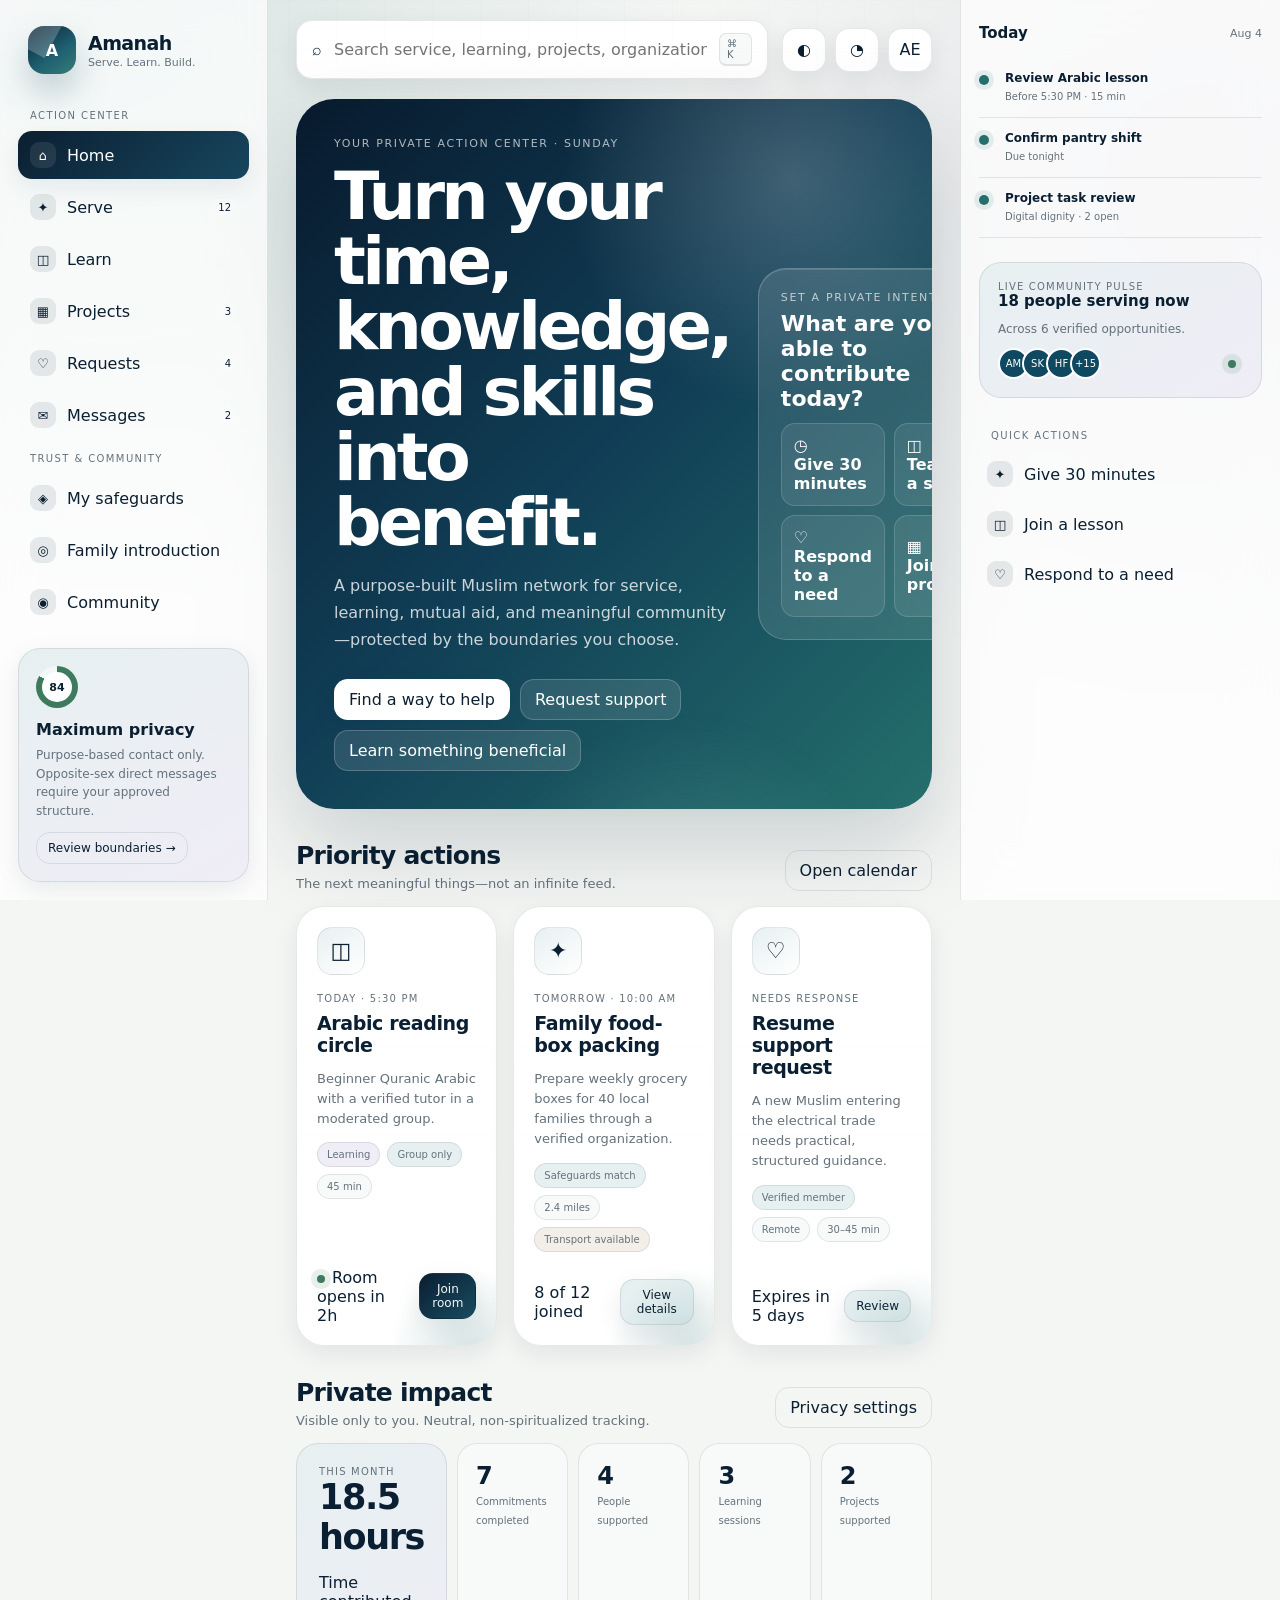
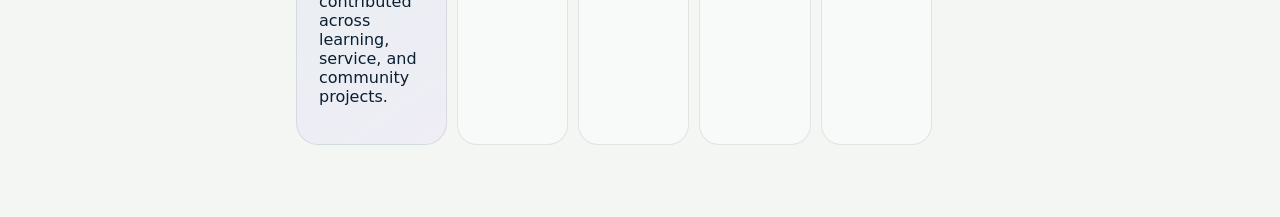
<file: docs/design/amanah-ui-prototype/index.html>
<!DOCTYPE html>
<html lang="en" dir="ltr">
<head>
  <meta charset="UTF-8" />
  <meta name="viewport" content="width=device-width, initial-scale=1.0" />
  <meta name="theme-color" content="#081a2d" />
  <title>Amanah — Premium Muslim Service Network</title>
  <style>
    :root{
      --bg:#f4f6f4;--surface:#ffffff;--surface-2:#f8faf9;--ink:#0b1f32;--muted:#64727c;--line:rgba(11,31,50,.10);
      --brand:#0e4861;--brand-2:#246f6c;--brand-3:#8a6c52;--violet:#6c638e;--safe:#3e7a5e;--warn:#af7a2a;--danger:#a04b55;
      --soft-brand:#e7f0f1;--soft-violet:#efedf6;--soft-warm:#f4eee8;--glass:rgba(255,255,255,.72);
      --shadow-1:0 8px 24px rgba(11,31,50,.08);--shadow-2:0 22px 60px rgba(11,31,50,.14);--shadow-3:0 38px 90px rgba(11,31,50,.18);
      --r-xs:10px;--r-sm:14px;--r-md:20px;--r-lg:28px;--r-xl:38px;--ease:cubic-bezier(.2,.8,.2,1);
    }
    body.dark{--bg:#071724;--surface:#0d2434;--surface-2:#102b3d;--ink:#edf5f5;--muted:#9db0b7;--line:rgba(255,255,255,.10);--glass:rgba(10,31,45,.78);--soft-brand:#163847;--soft-violet:#292a48;--soft-warm:#322a25;--shadow-1:0 8px 24px rgba(0,0,0,.20);--shadow-2:0 22px 60px rgba(0,0,0,.34);--shadow-3:0 38px 90px rgba(0,0,0,.46)}
    *{box-sizing:border-box}html{scroll-behavior:smooth}body{margin:0;min-height:100vh;color:var(--ink);background:
      radial-gradient(circle at 8% 0%,rgba(36,111,108,.14),transparent 28%),radial-gradient(circle at 94% 10%,rgba(108,99,142,.12),transparent 26%),var(--bg);
      font-family:Inter,ui-sans-serif,system-ui,-apple-system,BlinkMacSystemFont,"Segoe UI",sans-serif;overflow-x:hidden}
    body::before{content:"";position:fixed;inset:0;pointer-events:none;opacity:.34;background-image:linear-gradient(rgba(11,31,50,.025) 1px,transparent 1px),linear-gradient(90deg,rgba(11,31,50,.025) 1px,transparent 1px);background-size:48px 48px;mask-image:linear-gradient(to bottom,black,transparent 82%)}
    button,input,select,textarea{font:inherit}button{cursor:pointer}.app{display:grid;grid-template-columns:268px minmax(0,1fr) 320px;min-height:100vh}
    .glass{background:var(--glass);backdrop-filter:blur(24px) saturate(130%);-webkit-backdrop-filter:blur(24px) saturate(130%)}
    .sidebar,.rail{height:100vh;position:sticky;top:0;overflow-y:auto;padding:24px 18px;z-index:10}.sidebar{border-right:1px solid var(--line)}.rail{border-left:1px solid var(--line)}
    .brand{display:flex;gap:12px;align-items:center;padding:2px 10px 26px}.mark{width:48px;height:48px;border-radius:16px;display:grid;place-items:center;background:linear-gradient(145deg,#0b1f32,#1f6172 60%,#377d75);color:white;font-weight:850;box-shadow:0 18px 35px rgba(14,72,97,.25);position:relative;overflow:hidden}.mark::after{content:"";position:absolute;inset:-30% 42% 48% -25%;background:rgba(255,255,255,.22);transform:rotate(28deg)}
    .brand strong{font-size:19px;letter-spacing:-.03em}.brand span{display:block;color:var(--muted);font-size:11px;margin-top:2px}.nav-label{padding:10px 12px 6px;font-size:10px;letter-spacing:.14em;text-transform:uppercase;color:var(--muted)}
    .nav-btn{width:100%;border:0;background:transparent;color:var(--ink);display:flex;align-items:center;gap:11px;padding:11px 12px;border-radius:14px;margin:4px 0;text-align:left;transition:.22s var(--ease);position:relative}.nav-btn:hover{background:var(--surface);transform:translateX(3px)}.nav-btn.active{background:linear-gradient(135deg,#0b1f32,#17465d);color:white;box-shadow:var(--shadow-1)}.nav-btn .ico{width:26px;height:26px;border-radius:9px;display:grid;place-items:center;background:color-mix(in srgb,currentColor 9%,transparent);font-size:13px}.nav-btn .count{margin-left:auto;font-size:10px;padding:3px 6px;border-radius:999px;background:rgba(255,255,255,.14)}
    .privacy-card{margin-top:22px;padding:17px;border-radius:22px;background:linear-gradient(150deg,var(--soft-brand),var(--soft-violet));border:1px solid var(--line);box-shadow:var(--shadow-1)}.privacy-card .ring{width:42px;height:42px;border-radius:50%;display:grid;place-items:center;background:conic-gradient(var(--safe) 0 84%,rgba(255,255,255,.45) 84% 100%);margin-bottom:12px;position:relative}.privacy-card .ring::after{content:"84";font-size:11px;font-weight:800;width:30px;height:30px;border-radius:50%;display:grid;place-items:center;background:var(--surface)}.privacy-card p{font-size:12px;line-height:1.55;color:var(--muted);margin:7px 0 12px}
    .main{min-width:0;padding:20px 28px 72px}.topbar{display:flex;gap:14px;align-items:center;justify-content:space-between;margin-bottom:20px}.search{flex:1;max-width:720px;display:flex;gap:10px;align-items:center;background:var(--surface);border:1px solid var(--line);padding:12px 15px;border-radius:16px;box-shadow:var(--shadow-1);transition:.2s var(--ease)}.search:focus-within{box-shadow:0 0 0 4px rgba(36,111,108,.10),var(--shadow-1);transform:translateY(-1px)}.search input{width:100%;border:0;outline:0;background:transparent;color:var(--ink)}.kbd{font-size:10px;padding:4px 7px;border:1px solid var(--line);border-bottom-width:2px;border-radius:7px;color:var(--muted);background:var(--surface-2)}
    .top-actions{display:flex;gap:9px}.icon-btn,.btn{border:1px solid var(--line);background:var(--surface);color:var(--ink);border-radius:14px;padding:10px 14px;box-shadow:var(--shadow-1);transition:.2s var(--ease)}.icon-btn{width:44px;height:44px;padding:0;display:grid;place-items:center}.icon-btn:hover,.btn:hover{transform:translateY(-2px);box-shadow:var(--shadow-2)}.btn.primary{background:linear-gradient(135deg,#0b1f32,#17465d);color:white;border-color:transparent}.btn.soft{background:var(--soft-brand)}.btn.ghost{background:transparent;box-shadow:none}.btn.small{padding:8px 11px;font-size:12px}
    .page{display:none;animation:pageIn .32s var(--ease) both}.page.active{display:block}@keyframes pageIn{from{opacity:0;transform:translateY(10px) scale(.995)}to{opacity:1;transform:none}}
    .hero{position:relative;min-height:390px;border-radius:var(--r-xl);overflow:hidden;padding:38px;background:linear-gradient(135deg,#081a2d 0%,#103d55 48%,#246f6c 100%);color:white;box-shadow:var(--shadow-3);isolation:isolate}.hero::before{content:"";position:absolute;width:520px;height:520px;border-radius:50%;right:-120px;top:-180px;background:radial-gradient(circle,rgba(255,255,255,.20),transparent 62%);animation:float 9s ease-in-out infinite alternate}.hero::after{content:"";position:absolute;inset:auto 5% -45% 28%;height:420px;border-radius:50%;background:radial-gradient(circle,rgba(107,181,174,.26),transparent 66%);filter:blur(10px);animation:float2 11s ease-in-out infinite alternate}.hero-grid{display:grid;grid-template-columns:1.15fr .85fr;gap:28px;align-items:center;position:relative;z-index:2}.eyebrow{font-size:11px;letter-spacing:.15em;text-transform:uppercase;opacity:.68}.hero h1{font-size:clamp(42px,5.2vw,76px);line-height:.98;letter-spacing:-.055em;margin:14px 0 18px;max-width:760px}.hero p{font-size:16px;line-height:1.68;max-width:700px;color:rgba(255,255,255,.78)}.hero-actions{display:flex;gap:10px;flex-wrap:wrap;margin-top:25px}.hero .btn.primary{background:white;color:#0b1f32}.hero .btn.soft{background:rgba(255,255,255,.11);color:white;border-color:rgba(255,255,255,.20);box-shadow:none}.intention{background:rgba(255,255,255,.11);border:1px solid rgba(255,255,255,.20);border-radius:28px;padding:22px;backdrop-filter:blur(18px);box-shadow:inset 0 1px 0 rgba(255,255,255,.14)}.intention h3{margin:7px 0 12px;font-size:22px}.intention-grid{display:grid;grid-template-columns:1fr 1fr;gap:9px}.intention button{border:1px solid rgba(255,255,255,.15);background:rgba(255,255,255,.08);color:white;border-radius:14px;padding:12px;text-align:left;transition:.2s var(--ease)}.intention button:hover{background:rgba(255,255,255,.16);transform:translateY(-2px)}
    @keyframes float{to{transform:translate(-28px,24px) scale(1.08)}}@keyframes float2{to{transform:translate(26px,-18px) scale(1.1)}}
    .section-head{display:flex;align-items:end;justify-content:space-between;gap:20px;margin:32px 0 15px}.section-head h2{margin:0;font-size:25px;letter-spacing:-.03em}.section-head p{margin:6px 0 0;font-size:13px;color:var(--muted)}.grid{display:grid;grid-template-columns:repeat(12,1fr);gap:16px}.col-12{grid-column:span 12}.col-8{grid-column:span 8}.col-7{grid-column:span 7}.col-6{grid-column:span 6}.col-5{grid-column:span 5}.col-4{grid-column:span 4}.col-3{grid-column:span 3}
    .card{background:linear-gradient(180deg,color-mix(in srgb,var(--surface) 98%,transparent),var(--surface));border:1px solid var(--line);border-radius:var(--r-lg);padding:20px;box-shadow:var(--shadow-1);transition:.25s var(--ease);position:relative;overflow:hidden}.card:hover{transform:translateY(-4px);box-shadow:var(--shadow-2)}.card.no-hover:hover{transform:none;box-shadow:var(--shadow-1)}.card h3{font-size:19px;letter-spacing:-.02em;margin:8px 0}.card p{color:var(--muted);font-size:13px;line-height:1.55}.mini{font-size:10px;letter-spacing:.12em;text-transform:uppercase;color:var(--muted)}.meta{display:flex;gap:7px;flex-wrap:wrap;margin:12px 0;color:var(--muted);font-size:11px}.tag{padding:6px 9px;border-radius:999px;background:var(--surface-2);border:1px solid var(--line);font-size:10px}.tag.safe{background:var(--soft-brand)}.tag.learn{background:var(--soft-violet)}.tag.warm{background:var(--soft-warm)}.card-footer{display:flex;align-items:center;justify-content:space-between;gap:10px;margin-top:15px}.progress{height:8px;background:var(--surface-2);border:1px solid var(--line);border-radius:999px;overflow:hidden;margin:15px 0}.progress span{display:block;height:100%;border-radius:inherit;background:linear-gradient(90deg,var(--brand-2),var(--violet))}.pulse{width:8px;height:8px;border-radius:50%;background:var(--safe);box-shadow:0 0 0 6px rgba(62,122,94,.12);display:inline-block;margin-right:7px}
    .action-card{min-height:230px;display:flex;flex-direction:column;justify-content:space-between}.action-card::after{content:"";position:absolute;width:170px;height:170px;border-radius:50%;right:-60px;bottom:-90px;background:radial-gradient(circle,color-mix(in srgb,var(--brand-2) 18%,transparent),transparent 68%)}.action-icon{width:48px;height:48px;border-radius:15px;background:linear-gradient(145deg,var(--soft-brand),var(--surface));display:grid;place-items:center;font-size:22px;border:1px solid var(--line)}
    .impact{display:grid;grid-template-columns:1.3fr repeat(4,1fr);gap:10px;align-items:stretch}.impact-main{padding:22px;border-radius:22px;background:linear-gradient(145deg,var(--soft-brand),var(--soft-violet));border:1px solid var(--line)}.impact-main strong{font-size:35px;letter-spacing:-.04em}.stat{padding:18px;border-radius:20px;background:var(--surface-2);border:1px solid var(--line)}.stat strong{display:block;font-size:24px}.stat span{font-size:10px;color:var(--muted)}
    .filters{display:flex;gap:8px;flex-wrap:wrap;margin:0 0 18px}.filter{border:1px solid var(--line);background:var(--surface);color:var(--ink);border-radius:999px;padding:9px 12px;transition:.2s var(--ease)}.filter:hover{transform:translateY(-1px)}.filter.active{background:var(--ink);color:var(--surface)}
    .map-card{min-height:420px;background:linear-gradient(145deg,#dbe8e7,#eef2f0);position:relative}.dark .map-card{background:linear-gradient(145deg,#12303b,#132b38)}.map-lines{position:absolute;inset:0;opacity:.55;background-image:linear-gradient(28deg,transparent 46%,rgba(14,72,97,.13) 47% 49%,transparent 50%),linear-gradient(-22deg,transparent 46%,rgba(14,72,97,.10) 47% 49%,transparent 50%);background-size:120px 90px}.pin{position:absolute;width:34px;height:34px;border-radius:12px 12px 12px 4px;transform:rotate(-45deg);background:var(--brand);box-shadow:var(--shadow-1);display:grid;place-items:center}.pin span{transform:rotate(45deg);color:white;font-size:11px}.pin.one{left:26%;top:33%}.pin.two{left:58%;top:48%;background:var(--brand-2)}.pin.three{left:72%;top:24%;background:var(--violet)}
    .boundary{display:grid;grid-template-columns:1.1fr .9fr;gap:18px}.setting{display:flex;align-items:center;justify-content:space-between;gap:18px;padding:16px 0;border-bottom:1px solid var(--line)}.setting:last-child{border:0}.setting strong{display:block;font-size:14px}.setting small{display:block;color:var(--muted);line-height:1.45;margin-top:3px}.switch{width:50px;height:30px;border-radius:999px;background:var(--line);position:relative;flex:none;transition:.2s var(--ease)}.switch::after{content:"";position:absolute;width:24px;height:24px;top:3px;left:3px;border-radius:50%;background:white;box-shadow:0 3px 8px rgba(0,0,0,.18);transition:.2s var(--ease)}.switch.on{background:var(--brand-2)}.switch.on::after{transform:translateX(20px)}.privacy-visual{min-height:100%;background:linear-gradient(150deg,#081a2d,#143f55 52%,#246f6c);color:white}.orbit{width:250px;height:250px;margin:16px auto 24px;position:relative;display:grid;place-items:center}.orbit::before,.orbit::after{content:"";position:absolute;border-radius:50%;border:1px solid rgba(255,255,255,.18)}.orbit::before{inset:10px}.orbit::after{inset:42px}.core{width:96px;height:96px;border-radius:50%;background:rgba(255,255,255,.14);border:1px solid rgba(255,255,255,.25);display:grid;place-items:center;text-align:center;font-size:12px;backdrop-filter:blur(12px)}.orb{position:absolute;width:42px;height:42px;border-radius:50%;display:grid;place-items:center;background:rgba(255,255,255,.14);border:1px solid rgba(255,255,255,.25);font-size:11px}.orb.a{top:4px}.orb.b{right:4px;top:95px}.orb.c{bottom:12px;left:34px}.orb.d{left:4px;top:88px}.rule{display:flex;gap:9px;padding:11px 0;border-bottom:1px solid rgba(255,255,255,.10);font-size:12px;color:rgba(255,255,255,.82)}
    .conversation{display:grid;grid-template-columns:290px 1fr;min-height:640px;padding:0}.thread-list{border-right:1px solid var(--line);padding:14px}.thread{padding:14px;border-radius:15px;margin-bottom:7px;cursor:pointer;transition:.2s var(--ease)}.thread:hover{background:var(--surface-2)}.thread.active{background:linear-gradient(145deg,var(--soft-brand),var(--soft-violet))}.chat{display:flex;flex-direction:column}.purpose{padding:14px 18px;background:var(--soft-brand);border-bottom:1px solid var(--line);font-size:12px}.messages{flex:1;padding:24px;display:flex;flex-direction:column;gap:12px}.bubble{max-width:72%;padding:13px 15px;border-radius:17px;background:var(--surface-2);border:1px solid var(--line);font-size:13px;line-height:1.55}.bubble.me{align-self:flex-end;background:linear-gradient(135deg,#0b1f32,#17465d);color:white;border-color:transparent}.composer{display:flex;gap:10px;padding:14px;border-top:1px solid var(--line)}.composer input{flex:1;border:1px solid var(--line);background:var(--surface-2);color:var(--ink);border-radius:14px;padding:12px 14px;outline:0}
    .stepper{display:flex;gap:8px;margin:18px 0 24px}.step{flex:1;font-size:10px;color:var(--muted);text-align:center}.step::before{content:"";display:block;height:4px;background:var(--line);border-radius:999px;margin-bottom:7px}.step.done::before,.step.active::before{background:var(--brand-2)}.form-grid{display:grid;grid-template-columns:1fr 1fr;gap:14px}.field label{display:block;font-size:11px;color:var(--muted);margin-bottom:7px}.field input,.field select,.field textarea{width:100%;border:1px solid var(--line);background:var(--surface-2);color:var(--ink);border-radius:13px;padding:12px;outline:0}.field textarea{min-height:120px;resize:vertical}.field input:focus,.field select:focus,.field textarea:focus{box-shadow:0 0 0 4px rgba(36,111,108,.10);border-color:rgba(36,111,108,.45)}
    .rail h3{font-size:15px;margin:0}.rail .date{color:var(--muted);font-size:11px}.timeline{margin-top:16px}.event{display:grid;grid-template-columns:16px 1fr;gap:10px;padding:13px 0;border-bottom:1px solid var(--line)}.event .dot{width:10px;height:10px;border-radius:50%;background:var(--brand-2);margin-top:4px;box-shadow:0 0 0 5px rgba(36,111,108,.10)}.event strong{font-size:12px;display:block}.event span{font-size:10px;color:var(--muted)}.live-card{margin-top:24px;padding:18px;border-radius:22px;background:linear-gradient(145deg,var(--soft-brand),var(--soft-violet));border:1px solid var(--line)}.live-card .live-row{display:flex;justify-content:space-between;align-items:center;margin-top:12px}.avatar-row{display:flex}.avatar{width:31px;height:31px;border-radius:50%;display:grid;place-items:center;background:var(--brand);color:white;border:2px solid var(--surface);font-size:10px;margin-left:-7px}.avatar:first-child{margin-left:0}.quick{margin-top:22px}.quick .nav-btn{padding:10px 8px}.mobile-nav{display:none}.toast{position:fixed;right:24px;bottom:24px;z-index:40;background:var(--ink);color:var(--surface);padding:14px 17px;border-radius:15px;box-shadow:var(--shadow-3);opacity:0;transform:translateY(18px);pointer-events:none;transition:.24s var(--ease)}.toast.show{opacity:1;transform:none}
    .command{position:fixed;inset:0;display:none;place-items:start center;padding-top:10vh;background:rgba(4,14,24,.48);backdrop-filter:blur(12px);z-index:50}.command.open{display:grid}.command-panel{width:min(680px,92vw);background:var(--surface);border:1px solid var(--line);border-radius:24px;box-shadow:var(--shadow-3);padding:14px}.command-panel input{width:100%;border:0;outline:0;background:var(--surface-2);color:var(--ink);padding:14px;border-radius:14px}.command-item{display:flex;justify-content:space-between;padding:13px;border-radius:12px;margin-top:6px}.command-item:hover{background:var(--soft-brand)}
    @media(max-width:1200px){.app{grid-template-columns:230px minmax(0,1fr)}.rail{display:none}.hero-grid{grid-template-columns:1fr}.intention{max-width:560px}.impact{grid-template-columns:repeat(2,1fr)}.impact-main{grid-column:span 2}}
    @media(max-width:840px){.app{display:block}.sidebar{display:none}.main{padding:14px 14px 96px}.mobile-nav{display:grid;grid-template-columns:repeat(5,1fr);position:fixed;left:10px;right:10px;bottom:10px;z-index:30;padding:7px;background:var(--glass);backdrop-filter:blur(20px);border:1px solid var(--line);border-radius:22px;box-shadow:var(--shadow-3)}.mobile-nav button{border:0;background:transparent;color:var(--muted);padding:8px 3px;border-radius:13px;font-size:10px}.mobile-nav button.active{background:var(--ink);color:var(--surface)}.topbar{position:sticky;top:8px;z-index:20}.search{padding:10px 12px}.kbd{display:none}.top-actions .icon-btn:first-child{display:none}.hero{padding:26px;min-height:520px;border-radius:30px}.hero h1{font-size:46px}.intention-grid{grid-template-columns:1fr 1fr}.col-8,.col-7,.col-6,.col-5,.col-4,.col-3{grid-column:span 12}.impact{grid-template-columns:1fr 1fr}.boundary{grid-template-columns:1fr}.conversation{grid-template-columns:1fr}.thread-list{display:none}.form-grid{grid-template-columns:1fr}.map-card{min-height:330px}}
    @media(max-width:520px){.main{padding-left:10px;padding-right:10px}.hero{padding:22px;min-height:560px}.hero h1{font-size:39px}.hero p{font-size:14px}.intention-grid{grid-template-columns:1fr}.impact{grid-template-columns:1fr}.impact-main{grid-column:auto}.section-head{align-items:flex-start}.section-head .btn{display:none}.card{padding:17px}.orbit{transform:scale(.9);margin-left:auto;margin-right:auto}.top-actions .icon-btn:nth-child(2){display:none}}
    @media(prefers-reduced-motion:reduce){*,*::before,*::after{animation:none!important;transition:none!important;scroll-behavior:auto!important}}
  </style>
</head>
<body>
<div class="app">
  <aside class="sidebar glass">
    <div class="brand"><div class="mark">A</div><div><strong>Amanah</strong><span>Serve. Learn. Build.</span></div></div>
    <div class="nav-label">Action center</div>
    <button class="nav-btn active" data-page="home"><span class="ico">⌂</span>Home</button>
    <button class="nav-btn" data-page="serve"><span class="ico">✦</span>Serve<span class="count">12</span></button>
    <button class="nav-btn" data-page="learn"><span class="ico">◫</span>Learn</button>
    <button class="nav-btn" data-page="projects"><span class="ico">▦</span>Projects<span class="count">3</span></button>
    <button class="nav-btn" data-page="requests"><span class="ico">♡</span>Requests<span class="count">4</span></button>
    <button class="nav-btn" data-page="messages"><span class="ico">✉</span>Messages<span class="count">2</span></button>
    <div class="nav-label">Trust & community</div>
    <button class="nav-btn" data-page="safeguards"><span class="ico">◈</span>My safeguards</button>
    <button class="nav-btn" data-page="introduction"><span class="ico">◎</span>Family introduction</button>
    <button class="nav-btn" data-page="community"><span class="ico">◉</span>Community</button>
    <div class="privacy-card">
      <div class="ring"></div><strong>Maximum privacy</strong>
      <p>Purpose-based contact only. Opposite-sex direct messages require your approved structure.</p>
      <button class="btn ghost small" data-page="safeguards">Review boundaries →</button>
    </div>
  </aside>

  <main class="main">
    <div class="topbar">
      <div class="search" id="searchBox"><span>⌕</span><input id="globalSearch" placeholder="Search service, learning, projects, organizations"/><span class="kbd">⌘ K</span></div>
      <div class="top-actions"><button class="icon-btn" id="themeToggle">◐</button><button class="icon-btn" id="notify">◔</button><button class="icon-btn">AE</button></div>
    </div>

    <section class="page active" id="home">
      <div class="hero">
        <div class="hero-grid">
          <div><div class="eyebrow">Your private action center · Sunday</div><h1>Turn your time, knowledge, and skills into benefit.</h1><p>A purpose-built Muslim network for service, learning, mutual aid, and meaningful community—protected by the boundaries you choose.</p><div class="hero-actions"><button class="btn primary" data-page="serve">Find a way to help</button><button class="btn soft" data-page="requests">Request support</button><button class="btn soft" data-page="learn">Learn something beneficial</button></div></div>
          <div class="intention"><div class="eyebrow">Set a private intention</div><h3>What are you able to contribute today?</h3><div class="intention-grid"><button class="intent">◷<br><strong>Give 30 minutes</strong></button><button class="intent">◫<br><strong>Teach a skill</strong></button><button class="intent">♡<br><strong>Respond to a need</strong></button><button class="intent">▦<br><strong>Join a project</strong></button></div></div>
        </div>
      </div>

      <div class="section-head"><div><h2>Priority actions</h2><p>The next meaningful things—not an infinite feed.</p></div><button class="btn ghost">Open calendar</button></div>
      <div class="grid">
        <article class="card action-card col-4"><div><div class="action-icon">◫</div><div class="mini" style="margin-top:18px">Today · 5:30 PM</div><h3>Arabic reading circle</h3><p>Beginner Quranic Arabic with a verified tutor in a moderated group.</p><div class="meta"><span class="tag learn">Learning</span><span class="tag safe">Group only</span><span class="tag">45 min</span></div></div><div class="card-footer"><span><span class="pulse"></span>Room opens in 2h</span><button class="btn primary small">Join room</button></div></article>
        <article class="card action-card col-4"><div><div class="action-icon">✦</div><div class="mini" style="margin-top:18px">Tomorrow · 10:00 AM</div><h3>Family food-box packing</h3><p>Prepare weekly grocery boxes for 40 local families through a verified organization.</p><div class="meta"><span class="tag safe">Safeguards match</span><span class="tag">2.4 miles</span><span class="tag warm">Transport available</span></div></div><div class="card-footer"><span>8 of 12 joined</span><button class="btn soft small" data-page="serve">View details</button></div></article>
        <article class="card action-card col-4"><div><div class="action-icon">♡</div><div class="mini" style="margin-top:18px">Needs response</div><h3>Resume support request</h3><p>A new Muslim entering the electrical trade needs practical, structured guidance.</p><div class="meta"><span class="tag safe">Verified member</span><span class="tag">Remote</span><span class="tag">30–45 min</span></div></div><div class="card-footer"><span>Expires in 5 days</span><button class="btn soft small" data-page="requests">Review</button></div></article>
      </div>

      <div class="section-head"><div><h2>Private impact</h2><p>Visible only to you. Neutral, non-spiritualized tracking.</p></div><button class="btn ghost">Privacy settings</button></div>
      <div class="impact">
        <div class="impact-main"><div class="mini">This month</div><strong>18.5 hours</strong><p>Time contributed across learning, service, and community projects.</p></div>
        <div class="stat"><strong>7</strong><span>Commitments completed</span></div><div class="stat"><strong>4</strong><span>People supported</span></div><div class="stat"><strong>3</strong><span>Learning sessions</span></div><div class="stat"><strong>2</strong><span>Projects supported</span></div>
      </div>
    </section>

    <section class="page" id="serve">
      <div class="section-head"><div><h2>Serve</h2><p>Opportunities ranked by relevance, safety compatibility, and actual need—not popularity.</p></div><button class="btn primary" id="createOpportunity">Create opportunity</button></div>
      <div class="filters"><button class="filter active">For you</button><button class="filter">Nearby</button><button class="filter">Remote</button><button class="filter">Today</button><button class="filter">Urgent</button><button class="filter">Family friendly</button><button class="filter">Accessible</button></div>
      <div class="grid">
        <div class="card map-card col-7"><div class="map-lines"></div><div class="pin one"><span>8</span></div><div class="pin two"><span>4</span></div><div class="pin three"><span>3</span></div><div style="position:absolute;left:20px;bottom:20px;right:20px" class="card"><div class="mini">Nearby service map</div><h3>15 opportunities within 8 miles</h3><div class="meta"><span class="tag safe">11 safeguard matches</span><span class="tag">3 urgent</span></div></div></div>
        <article class="card col-5"><div class="mini">94% skill match · Remote</div><h3>Mentor a fifth-year electrical apprentice</h3><p>One structured call focused on planning, safety, confidence, and leadership.</p><div class="meta"><span class="tag safe">Same-gender option</span><span class="tag">Verified identity</span><span class="tag">45 min</span></div><div class="card-footer"><span>Saturday · 11:00 AM</span><button class="btn primary volunteer">Offer help</button></div></article>
        <article class="card col-6"><div class="mini">Verified organization · 2.4 miles</div><h3>Pack weekly family food boxes</h3><p>Prepare and organize supplies before pickup.</p><div class="progress"><span style="width:72%"></span></div><div class="meta"><span class="tag safe">Safeguards match</span><span class="tag warm">Transportation</span><span class="tag">90 min</span></div><div class="card-footer"><span>8 of 12 volunteers</span><button class="btn primary volunteer">Volunteer</button></div></article>
        <article class="card col-6"><div class="mini">Masjid affiliated</div><h3>Elder transportation assistance</h3><p>Organization-managed handoff with coordinator included and address privacy.</p><div class="meta"><span class="tag safe">Coordinator included</span><span class="tag">Background checked</span><span class="tag">3.1 miles</span></div><div class="card-footer"><span>Wednesday · 8:30 AM</span><button class="btn soft">View details</button></div></article>
      </div>
    </section>

    <section class="page" id="learn">
      <div class="section-head"><div><h2>Learn</h2><p>Transparent qualifications, source references, and clear learning boundaries.</p></div><button class="btn primary">Offer a class</button></div>
      <div class="filters"><button class="filter active">Recommended</button><button class="filter">Arabic</button><button class="filter">Quran</button><button class="filter">Foundations</button><button class="filter">Professional skills</button></div>
      <div class="grid">
        <article class="card col-4"><div class="mini">Quranic Arabic · Beginner</div><h3>Read with confidence</h3><p>Eight guided sessions on connected letters, pronunciation, and common Quranic vocabulary.</p><div class="meta"><span class="tag learn">Verified tutor</span><span class="tag safe">Group only</span><span class="tag">Free</span></div><div class="card-footer"><span>Starts Aug 8</span><button class="btn primary">View course</button></div></article>
        <article class="card col-4"><div class="mini">New Muslim support</div><h3>Foundations without overload</h3><p>A calm, source-cited orientation with moderated questions and qualified instruction.</p><div class="meta"><span class="tag learn">Qualified teacher</span><span class="tag safe">Moderator present</span><span class="tag">6 sessions</span></div><div class="card-footer"><span>Online</span><button class="btn soft">Details</button></div></article>
        <article class="card col-4"><div class="mini">Trade mentorship</div><h3>From apprentice to foreman</h3><p>Planning, communication, safety, documentation, and leadership.</p><div class="meta"><span class="tag learn">Peer mentor</span><span class="tag safe">Same-gender option</span></div><div class="card-footer"><span>4 weekly sessions</span><button class="btn primary">Enroll</button></div></article>
        <article class="card col-8"><div class="mini">Interactive learning room</div><h3>Arabic pronunciation studio</h3><p>Slow playback, repeat segments, waveform review, harakat toggle, transliteration, and private pronunciation submissions.</p><div class="progress"><span style="width:48%"></span></div><div class="card-footer"><span>Lesson 4 of 8</span><button class="btn soft">Continue lesson</button></div></article>
        <article class="card col-4"><div class="mini">Source transparency</div><h3>Instructor roles explained</h3><p>Every teacher label opens a plain-language explanation of what was verified—and what was not.</p><button class="btn ghost small">Review trust model →</button></article>
      </div>
    </section>

    <section class="page" id="projects">
      <div class="section-head"><div><h2>Projects</h2><p>Professional collaboration with milestones, tasks, risks, files, roles, and safeguards.</p></div><button class="btn primary">Start project</button></div>
      <div class="grid"><article class="card col-8"><div class="mini">Community technology initiative</div><h3>Digital dignity for elders</h3><p>Build a repeatable clinic covering device setup, fraud prevention, accessibility, and family support.</p><div class="progress"><span style="width:62%"></span></div><div class="meta"><span class="tag">12 members</span><span class="tag">18 tasks</span><span class="tag safe">Organization managed</span></div><div class="card-footer"><div class="avatar-row"><div class="avatar">AM</div><div class="avatar">SK</div><div class="avatar">HF</div><div class="avatar">+9</div></div><button class="btn primary">Open workspace</button></div></article><article class="card col-4"><div class="mini">Next milestone</div><h3>Volunteer training</h3><p>Complete safety guidance and role assignments.</p><div class="impact" style="grid-template-columns:1fr 1fr"><div class="stat"><strong>6</strong><span>Days left</span></div><div class="stat"><strong>4</strong><span>Open tasks</span></div></div></article></div>
    </section>

    <section class="page" id="requests">
      <div class="section-head"><div><h2>Requests</h2><p>Dignified mutual aid with controlled disclosure and organization-mediated handoffs.</p></div><button class="btn primary" id="requestHelp">Request help</button></div>
      <div class="grid"><article class="card col-6"><div class="mini">Remote · Verified member</div><h3>Resume review for electrical apprenticeship</h3><p>Seeking practical feedback on experience, wording, and interview preparation.</p><div class="meta"><span class="tag safe">Purpose-based contact</span><span class="tag">30–45 min</span><span class="tag">Expires in 5 days</span></div><div class="card-footer"><span>Identity hidden until accepted</span><button class="btn primary">Offer support</button></div></article><article class="card col-6"><div class="mini">Organization mediated · Urgent</div><h3>Transportation to Friday appointment</h3><p>A verified coordinator manages pickup details, exact address, and privacy.</p><div class="meta"><span class="tag safe">Coordinator included</span><span class="tag">3.8 miles</span><span class="tag">Background check</span></div><div class="card-footer"><span>Friday · 9:00 AM</span><button class="btn soft">Review request</button></div></article></div>
    </section>

    <section class="page" id="messages">
      <div class="section-head"><div><h2>Messages</h2><p>Purpose-based conversations with visible boundaries and trusted participants.</p></div></div>
      <div class="card conversation no-hover"><div class="thread-list"><div class="thread active"><strong>Arabic reading circle</strong><br><small>Group session · 3 participants</small></div><div class="thread"><strong>Food pantry team</strong><br><small>Volunteer opportunity</small></div><div class="thread"><strong>Digital dignity</strong><br><small>Project workspace</small></div></div><div class="chat"><div class="purpose"><strong>Purpose:</strong> Arabic reading circle · Group-only conversation · Voice allowed during scheduled session</div><div class="messages" id="messageList"><div class="bubble">As-salamu alaykum. The lesson outline and source references are now available.</div><div class="bubble me">Wa alaykum as-salam. I reviewed the first lesson and marked the words I need help pronouncing.</div><div class="bubble">Excellent. We will cover those during the group session, in sha Allah.</div></div><div class="composer"><input id="messageInput" placeholder="Write a purpose-related message"/><button class="btn primary" id="sendMessage">Send</button></div></div></div>
    </section>

    <section class="page" id="safeguards">
      <div class="section-head"><div><h2>Boundary Builder</h2><p>Your contact rules, visibility, trusted participants, and conversation lifecycle.</p></div><button class="btn primary" id="saveSafeguards">Save safeguards</button></div>
      <div class="filters"><button class="filter preset active">Maximum privacy</button><button class="filter preset">Family & wali guided</button><button class="filter preset">Community service only</button><button class="filter preset">Learning only</button><button class="filter preset">Custom</button></div>
      <div class="boundary"><div class="card no-hover"><div class="setting"><div><strong>Purpose-based contact only</strong><small>Every conversation must be tied to an activity, request, class, project, or formal introduction.</small></div><div class="switch on"></div></div><div class="setting"><div><strong>Restrict opposite-sex direct messages</strong><small>Communication remains in an approved group or includes your trusted third party.</small></div><div class="switch on"></div></div><div class="setting"><div><strong>Verified users only</strong><small>Unverified accounts cannot initiate contact.</small></div><div class="switch on"></div></div><div class="setting"><div><strong>Hide profile image</strong><small>Show initials or an abstract avatar instead.</small></div><div class="switch on"></div></div><div class="setting"><div><strong>Archive completed conversations</strong><small>Threads become read-only seven days after their purpose ends.</small></div><div class="switch on"></div></div><div class="setting"><div><strong>Formal family introductions</strong><small>Allow serious requests through your selected wali or trusted intermediary.</small></div><div class="switch" id="introSwitch"></div></div></div>
      <div class="card privacy-visual no-hover"><div class="mini" style="color:rgba(255,255,255,.56)">Live boundary map</div><h3>Maximum privacy is active</h3><div class="orbit"><div class="orb a">Verified</div><div class="orb b">Groups</div><div class="orb c">Wali</div><div class="orb d">Projects</div><div class="core">YOU<br>protected</div></div><div class="rule">✓ Unverified users cannot contact you.</div><div class="rule">✓ Opposite-sex communication requires your approved structure.</div><div class="rule">✓ Your image and exact location remain hidden.</div><div class="rule" id="introRule">○ Formal marriage inquiries are disabled.</div></div></div>
    </section>

    <section class="page" id="introduction">
      <div class="section-head"><div><h2>Formal Family Introduction</h2><p>A separate, serious, wali-centered process with no casual romantic messaging.</p></div><button class="btn ghost">Review settings</button></div>
      <div class="stepper"><div class="step done">Eligibility</div><div class="step active">Intent</div><div class="step">Verification</div><div class="step">Recipient review</div><div class="step">Wali handoff</div></div>
      <div class="grid"><div class="card col-8"><div class="mini">Structured request</div><h3>Confirm serious marriage intent</h3><p>The recipient decides whether this request is reviewed, declined, or forwarded to a wali or approved intermediary.</p><div class="form-grid"><div class="field"><label>Readiness timeline</label><select><option>Within 6–12 months</option><option>Within 12–24 months</option><option>Exploring responsibly</option></select></div><div class="field"><label>General location</label><input value="Upstate New York"/></div><div class="field"><label>Occupation</label><input value="Electrical trade"/></div><div class="field"><label>Family involvement readiness</label><select><option>Ready for immediate family involvement</option><option>After intermediary review</option></select></div><div class="field" style="grid-column:1/-1"><label>Respectful reason for interest</label><textarea placeholder="Explain your reason without appearance-based language or casual pursuit."></textarea></div></div><div class="card-footer"><span>Your contact details remain private.</span><button class="btn primary" id="continueIntro">Continue to verification</button></div></div><div class="card col-4"><div class="mini">Process safeguards</div><h3>Protected by design</h3><div class="rule" style="color:var(--ink);border-color:var(--line)">✓ No private romantic chat</div><div class="rule" style="color:var(--ink);border-color:var(--line)">✓ Recipient approval before forwarding</div><div class="rule" style="color:var(--ink);border-color:var(--line)">✓ Wali details remain private</div><div class="rule" style="color:var(--ink);border-color:var(--line)">✓ Mass requests trigger restrictions</div><div class="rule" style="color:var(--ink);border-color:var(--line)">✓ Decline, block, or report anytime</div></div></div>
    </section>

    <section class="page" id="community">
      <div class="section-head"><div><h2>Community</h2><p>Moderated spaces for masjids, learning circles, volunteer teams, and professionals.</p></div><button class="btn primary">Create space</button></div>
      <div class="grid"><article class="card col-4"><div class="mini">Masjid affiliated · 146 members</div><h3>Capital Region Service Circle</h3><p>Local volunteering, elder support, food distribution, and community projects.</p><div class="meta"><span class="tag safe">Approval required</span><span class="tag">3 moderators</span></div><button class="btn primary">Open community</button></article><article class="card col-4"><div class="mini">Professional group · 58 members</div><h3>Muslim Trades Network</h3><p>Mentorship, safety, apprenticeship support, and ethical business guidance.</p><div class="meta"><span class="tag safe">Verified workers</span><span class="tag">Group messaging</span></div><button class="btn soft">Request access</button></article><article class="card col-4"><div class="mini">Learning circle · 32 members</div><h3>Quranic Arabic Foundations</h3><p>Weekly practice with transparent teacher roles and source references.</p><div class="meta"><span class="tag learn">Verified tutor</span><span class="tag safe">Organization managed</span></div><button class="btn soft">View circle</button></article></div>
    </section>
  </main>

  <aside class="rail glass"><div style="display:flex;justify-content:space-between;align-items:center"><h3>Today</h3><span class="date">Aug 4</span></div><div class="timeline"><div class="event"><div class="dot"></div><div><strong>Review Arabic lesson</strong><span>Before 5:30 PM · 15 min</span></div></div><div class="event"><div class="dot"></div><div><strong>Confirm pantry shift</strong><span>Due tonight</span></div></div><div class="event"><div class="dot"></div><div><strong>Project task review</strong><span>Digital dignity · 2 open</span></div></div></div><div class="live-card"><div class="mini">Live community pulse</div><h3>18 people serving now</h3><p style="font-size:12px;color:var(--muted)">Across 6 verified opportunities.</p><div class="live-row"><div class="avatar-row"><div class="avatar">AM</div><div class="avatar">SK</div><div class="avatar">HF</div><div class="avatar">+15</div></div><span class="pulse"></span></div></div><div class="quick"><div class="nav-label">Quick actions</div><button class="nav-btn" data-page="serve"><span class="ico">✦</span>Give 30 minutes</button><button class="nav-btn" data-page="learn"><span class="ico">◫</span>Join a lesson</button><button class="nav-btn" data-page="requests"><span class="ico">♡</span>Respond to a need</button></div></aside>
</div>

<nav class="mobile-nav"><button class="active" data-page="home">⌂<br>Home</button><button data-page="serve">✦<br>Serve</button><button data-page="learn">◫<br>Learn</button><button data-page="messages">✉<br>Messages</button><button data-page="safeguards">◈<br>Safety</button></nav>
<div class="toast" id="toast">Saved</div>
<div class="command" id="command"><div class="command-panel"><input id="commandInput" placeholder="Search Amanah or jump to a section"/><div class="command-item" data-page="serve"><span>✦ Find service opportunities</span><span>Serve</span></div><div class="command-item" data-page="learn"><span>◫ Continue Arabic learning</span><span>Learn</span></div><div class="command-item" data-page="safeguards"><span>◈ Review personal safeguards</span><span>Safety</span></div><div class="command-item" data-page="introduction"><span>◎ Formal family introduction</span><span>Private</span></div></div></div>
<script>
const pages=[...document.querySelectorAll('.page')];
function showPage(id){pages.forEach(p=>p.classList.toggle('active',p.id===id));document.querySelectorAll('.nav-btn,.mobile-nav button').forEach(b=>b.classList.toggle('active',b.dataset.page===id));window.scrollTo({top:0,behavior:'smooth'});document.getElementById('command').classList.remove('open')}
document.querySelectorAll('[data-page]').forEach(b=>b.addEventListener('click',()=>showPage(b.dataset.page)));
document.getElementById('themeToggle').onclick=()=>document.body.classList.toggle('dark');
function toast(msg){const t=document.getElementById('toast');t.textContent=msg;t.classList.add('show');setTimeout(()=>t.classList.remove('show'),2200)}
document.querySelectorAll('.switch').forEach(sw=>sw.onclick=()=>{sw.classList.toggle('on');document.getElementById('introRule').textContent=document.getElementById('introSwitch').classList.contains('on')?'✓ Formal inquiries follow your wali process.':'○ Formal marriage inquiries are disabled.'});
document.querySelectorAll('.filter').forEach(f=>f.onclick=()=>{if(f.classList.contains('preset'))document.querySelectorAll('.preset').forEach(x=>x.classList.remove('active'));else f.parentElement.querySelectorAll('.filter').forEach(x=>x.classList.remove('active'));f.classList.add('active')});
document.querySelectorAll('.intent').forEach(b=>b.onclick=()=>toast('Private intention saved'));
document.querySelectorAll('.volunteer').forEach(b=>b.onclick=()=>toast('Volunteer application opened'));
document.getElementById('saveSafeguards').onclick=()=>toast('Safeguards saved and audit history updated');
document.getElementById('createOpportunity').onclick=()=>toast('Opportunity builder opened');
document.getElementById('requestHelp').onclick=()=>toast('Private request builder opened');
document.getElementById('continueIntro').onclick=()=>toast('Identity verification step opened');
document.getElementById('notify').onclick=()=>toast('No critical safety notifications');
document.getElementById('sendMessage').onclick=()=>{const input=document.getElementById('messageInput');if(!input.value.trim())return toast('Write a purpose-related message first');const d=document.createElement('div');d.className='bubble me';d.textContent=input.value;document.getElementById('messageList').appendChild(d);input.value='';toast('Message sent within safeguard rules')};
const command=document.getElementById('command');document.getElementById('searchBox').onclick=()=>command.classList.add('open');command.addEventListener('click',e=>{if(e.target===command)command.classList.remove('open')});document.addEventListener('keydown',e=>{if((e.metaKey||e.ctrlKey)&&e.key.toLowerCase()==='k'){e.preventDefault();command.classList.add('open');document.getElementById('commandInput').focus()}if(e.key==='Escape')command.classList.remove('open')});
</script>
</body>
</html>
</file>
